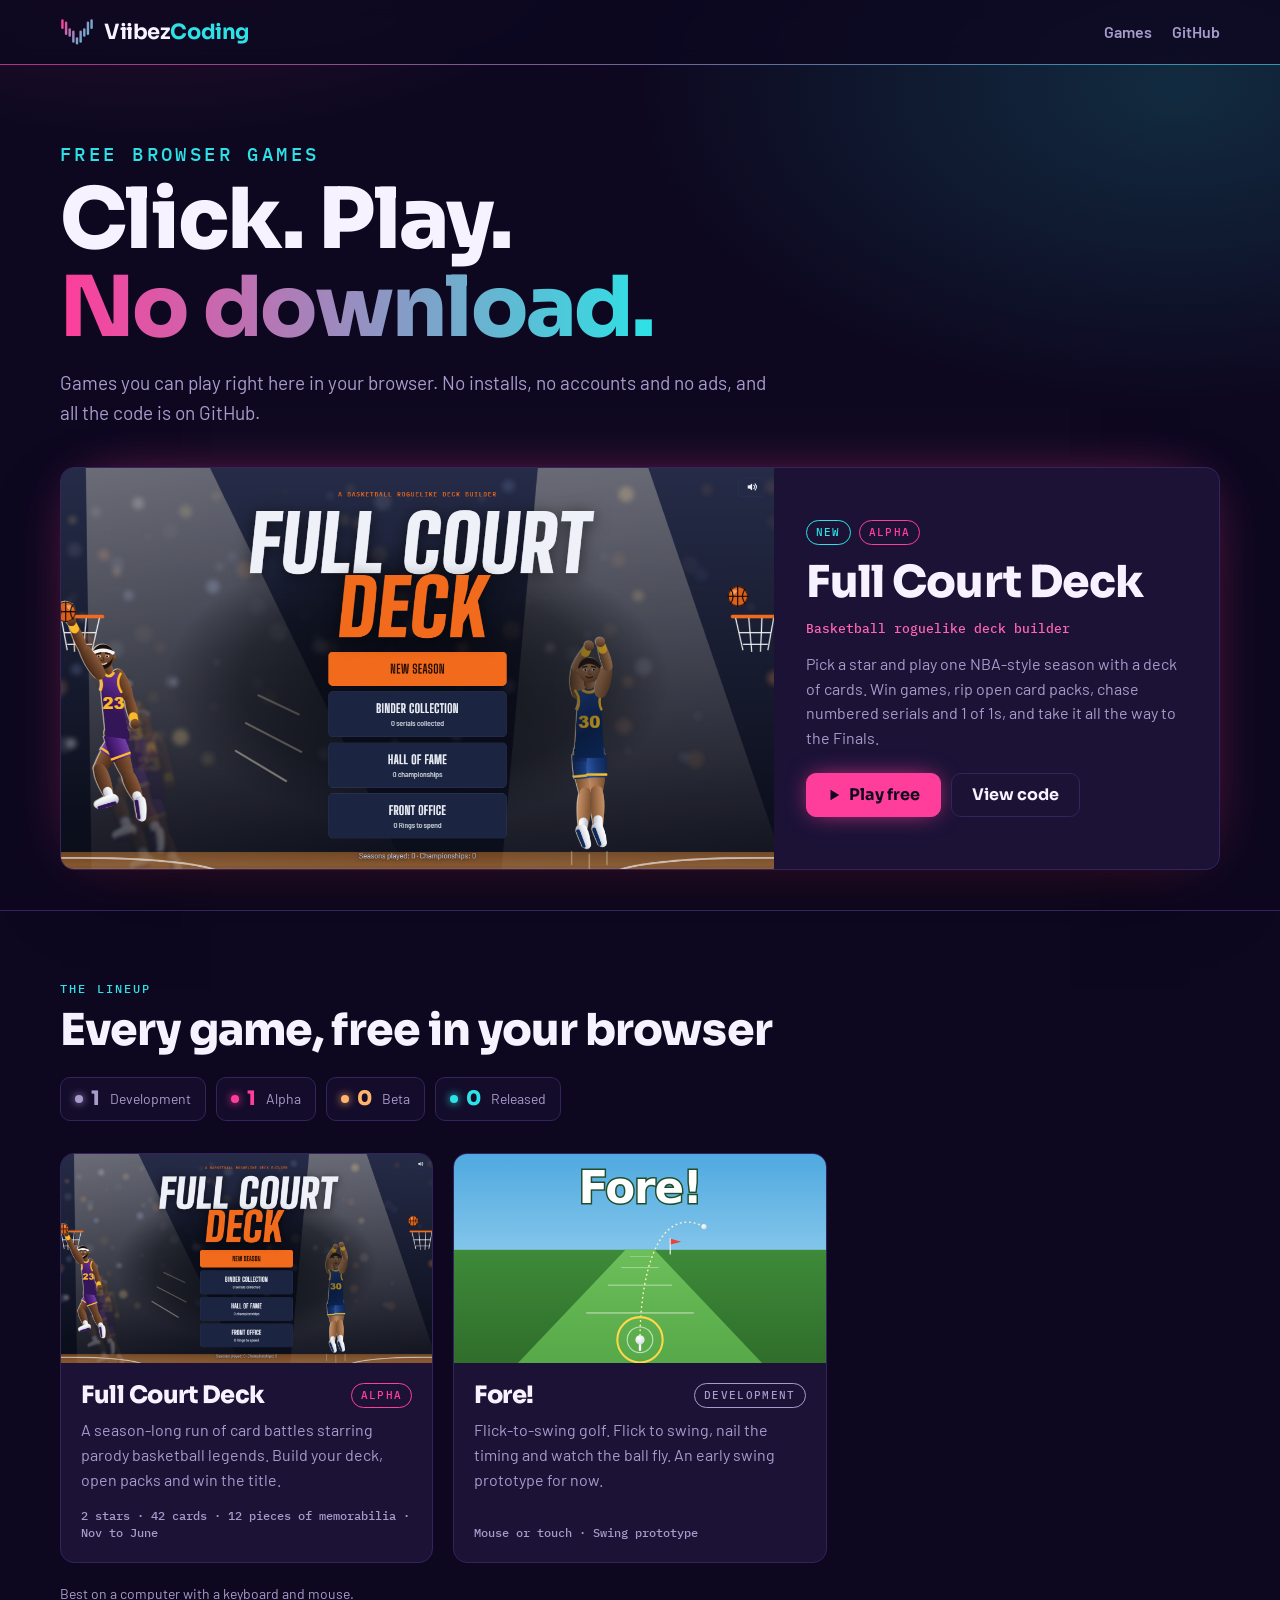
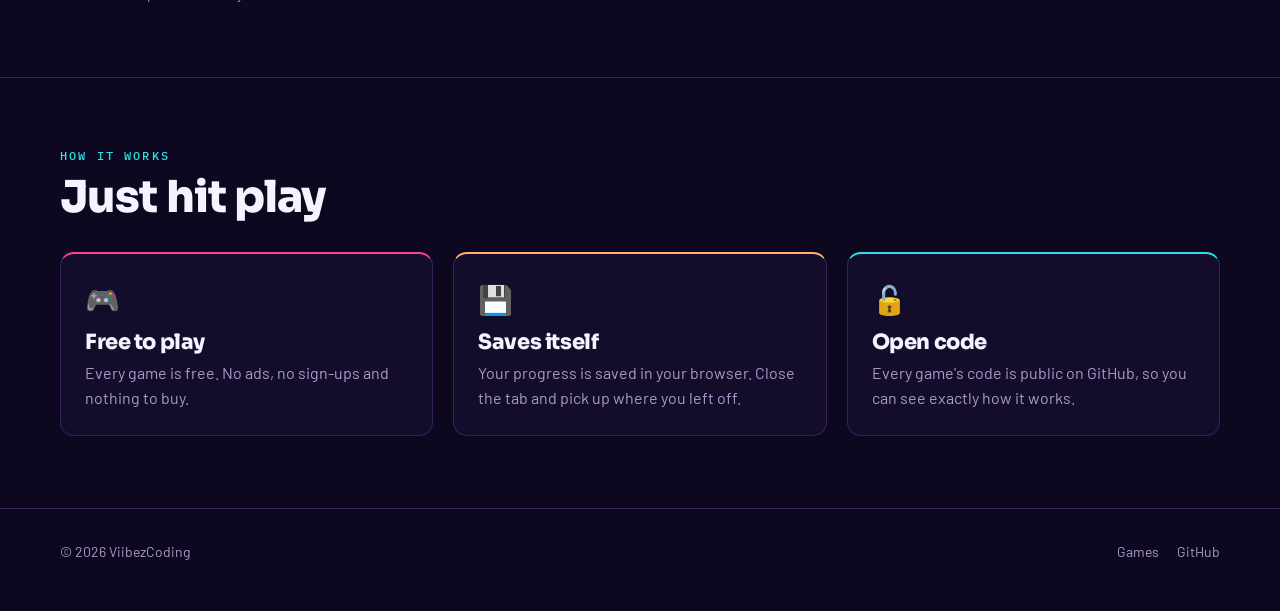
<file: index.html>
<!doctype html>
<html lang="en">
<head>
<meta charset="utf-8">
<meta name="viewport" content="width=device-width, initial-scale=1">
<title>ViibezCoding · Free browser games</title>
<meta name="description" content="Free games you play in your browser. No downloads, no accounts, no ads.">
<meta property="og:type" content="website">
<meta property="og:title" content="ViibezCoding">
<meta property="og:description" content="Free games you play in your browser. No downloads, no accounts, no ads.">
<meta property="og:image" content="https://viibezcoding.github.io/assets/full-court-deck.png">
<meta property="og:url" content="https://viibezcoding.github.io/">
<meta name="twitter:card" content="summary_large_image">
<meta name="theme-color" content="#0D0820">
<link rel="icon" href="assets/favicon.svg" type="image/svg+xml">
<link rel="preconnect" href="https://fonts.googleapis.com">
<link rel="preconnect" href="https://fonts.gstatic.com" crossorigin>
<link rel="stylesheet" href="https://fonts.googleapis.com/css2?family=Sora:wght@600;700;800&family=Barlow:wght@400;500;600;700&family=IBM+Plex+Mono:wght@500&display=swap">
<link rel="stylesheet" href="assets/site.css">
</head>
<body>
<a class="skip" href="#main">Skip to content</a>
<header class="site-head">
  <div class="wrap">
    <a class="logo" href="./" aria-label="ViibezCoding home"><svg class="logo-mark" viewBox="4 8 56 46" width="34" height="28" aria-hidden="true"><defs><linearGradient id="logo-grad" gradientUnits="userSpaceOnUse" x1="6" y1="14" x2="58" y2="54"><stop offset="0" stop-color="#FF3D9A"/><stop offset="1" stop-color="#2DE2E6"/></linearGradient></defs><g fill="url(#logo-grad)"><rect x="6" y="10" width="4" height="16" rx="2"/><rect x="12" y="13.9" width="4" height="22" rx="2"/><rect x="18" y="24.8" width="4" height="14" rx="2"/><rect x="24" y="28.7" width="4" height="20" rx="2"/><rect x="30" y="39.6" width="4" height="12" rx="2"/><rect x="36" y="28.7" width="4" height="20" rx="2"/><rect x="42" y="24.8" width="4" height="14" rx="2"/><rect x="48" y="13.9" width="4" height="22" rx="2"/><rect x="54" y="10" width="4" height="16" rx="2"/></g></svg><b>Viibez<span>Coding</span></b></a>
    <nav class="nav" aria-label="Main">
      <a href="#games">Games</a>
      <a href="https://github.com/ViibezCoding">GitHub</a>
    </nav>
  </div>
</header>

<main id="main">
  <section class="hero">
    <div class="wrap">
      <div class="hero-intro">
        <p class="eyebrow">Free browser games</p>
        <h1>Click. Play. <span class="neon-text">No download.</span></h1>
        <p class="muted">Games you can play right here in your browser. No installs, no accounts and no ads, and all the code is on GitHub.</p>
      </div>

      <article class="spotlight">
        <a class="spotlight-art" href="games/full-court-deck/" aria-label="Play Full Court Deck">
          <img src="assets/full-court-deck.png" alt="Full Court Deck title screen with two basketball players under arena spotlights" width="1280" height="720">
        </a>
        <div class="spotlight-body">
          <div class="meta"><span class="chip new">New</span><span class="chip stage st-alpha">Alpha</span></div>
          <h2>Full Court Deck</h2>
          <p class="genre">Basketball roguelike deck builder</p>
          <p class="muted">Pick a star and play one NBA-style season with a deck of cards. Win games, rip open card packs, chase numbered serials and 1 of 1s, and take it all the way to the Finals.</p>
          <div class="actions">
            <a class="btn btn-primary" href="games/full-court-deck/"><svg viewBox="0 0 16 16" aria-hidden="true"><path fill="currentColor" d="M4 2l10 6-10 6z"/></svg>Play free</a>
            <a class="btn" href="https://github.com/ViibezCoding/full-court-deck">View code</a>
          </div>
        </div>
      </article>
    </div>
  </section>

  <section class="band" id="games">
    <div class="wrap">
      <div class="band-head">
        <div><p class="eyebrow">The lineup</p><h2>Every game, free in your browser</h2></div>
        <ul class="proof stages" aria-label="Games by development stage">
          <li class="st-development"><i aria-hidden="true"></i><b>1</b> Development</li>
          <li class="st-alpha"><i aria-hidden="true"></i><b>1</b> Alpha</li>
          <li class="st-beta"><i aria-hidden="true"></i><b>0</b> Beta</li>
          <li class="st-released"><i aria-hidden="true"></i><b>0</b> Released</li>
        </ul>
      </div>
      <div class="grid">
        <a class="game-card" href="games/full-court-deck/">
          <img src="assets/full-court-deck.png" alt="Full Court Deck title screen" width="1280" height="720" loading="lazy">
          <div class="body">
            <div class="title"><h3>Full Court Deck</h3><span class="chip stage st-alpha">Alpha</span></div>
            <p class="muted">A season-long run of card battles starring parody basketball legends. Build your deck, open packs and win the title.</p>
            <p class="stat">2 stars · 42 cards · 12 pieces of memorabilia · Nov to June</p>
          </div>
        </a>
        <a class="game-card" href="games/fore/">
          <img src="assets/fore.svg" alt="Fore! poster: a golf ball on a tee inside a timing ring, with a shot curving down the range" width="1280" height="720" loading="lazy">
          <div class="body">
            <div class="title"><h3>Fore!</h3><span class="chip stage st-development">Development</span></div>
            <p class="muted">Flick-to-swing golf. Flick to swing, nail the timing and watch the ball fly. An early swing prototype for now.</p>
            <p class="stat">Mouse or touch · Swing prototype</p>
          </div>
        </a>
      </div>
      <p class="muted note">Best on a computer with a keyboard and mouse.</p>
    </div>
  </section>

  <section class="band">
    <div class="wrap">
      <div class="band-head"><div><p class="eyebrow">How it works</p><h2>Just hit play</h2></div></div>
      <div class="features">
        <div class="feature"><div class="icon" aria-hidden="true">🎮</div><h3>Free to play</h3><p class="muted">Every game is free. No ads, no sign-ups and nothing to buy.</p></div>
        <div class="feature"><div class="icon" aria-hidden="true">💾</div><h3>Saves itself</h3><p class="muted">Your progress is saved in your browser. Close the tab and pick up where you left off.</p></div>
        <div class="feature"><div class="icon" aria-hidden="true">🔓</div><h3>Open code</h3><p class="muted">Every game's code is public on GitHub, so you can see exactly how it works.</p></div>
      </div>
    </div>
  </section>
</main>

<footer class="site-foot">
  <div class="wrap">
    <p>© <span id="year">2026</span> ViibezCoding</p>
    <nav aria-label="Footer">
      <a href="#games">Games</a>
      <a href="https://github.com/ViibezCoding">GitHub</a>
    </nav>
  </div>
</footer>
<script>document.getElementById('year').textContent = new Date().getFullYear();</script>
</body>
</html>
</file>
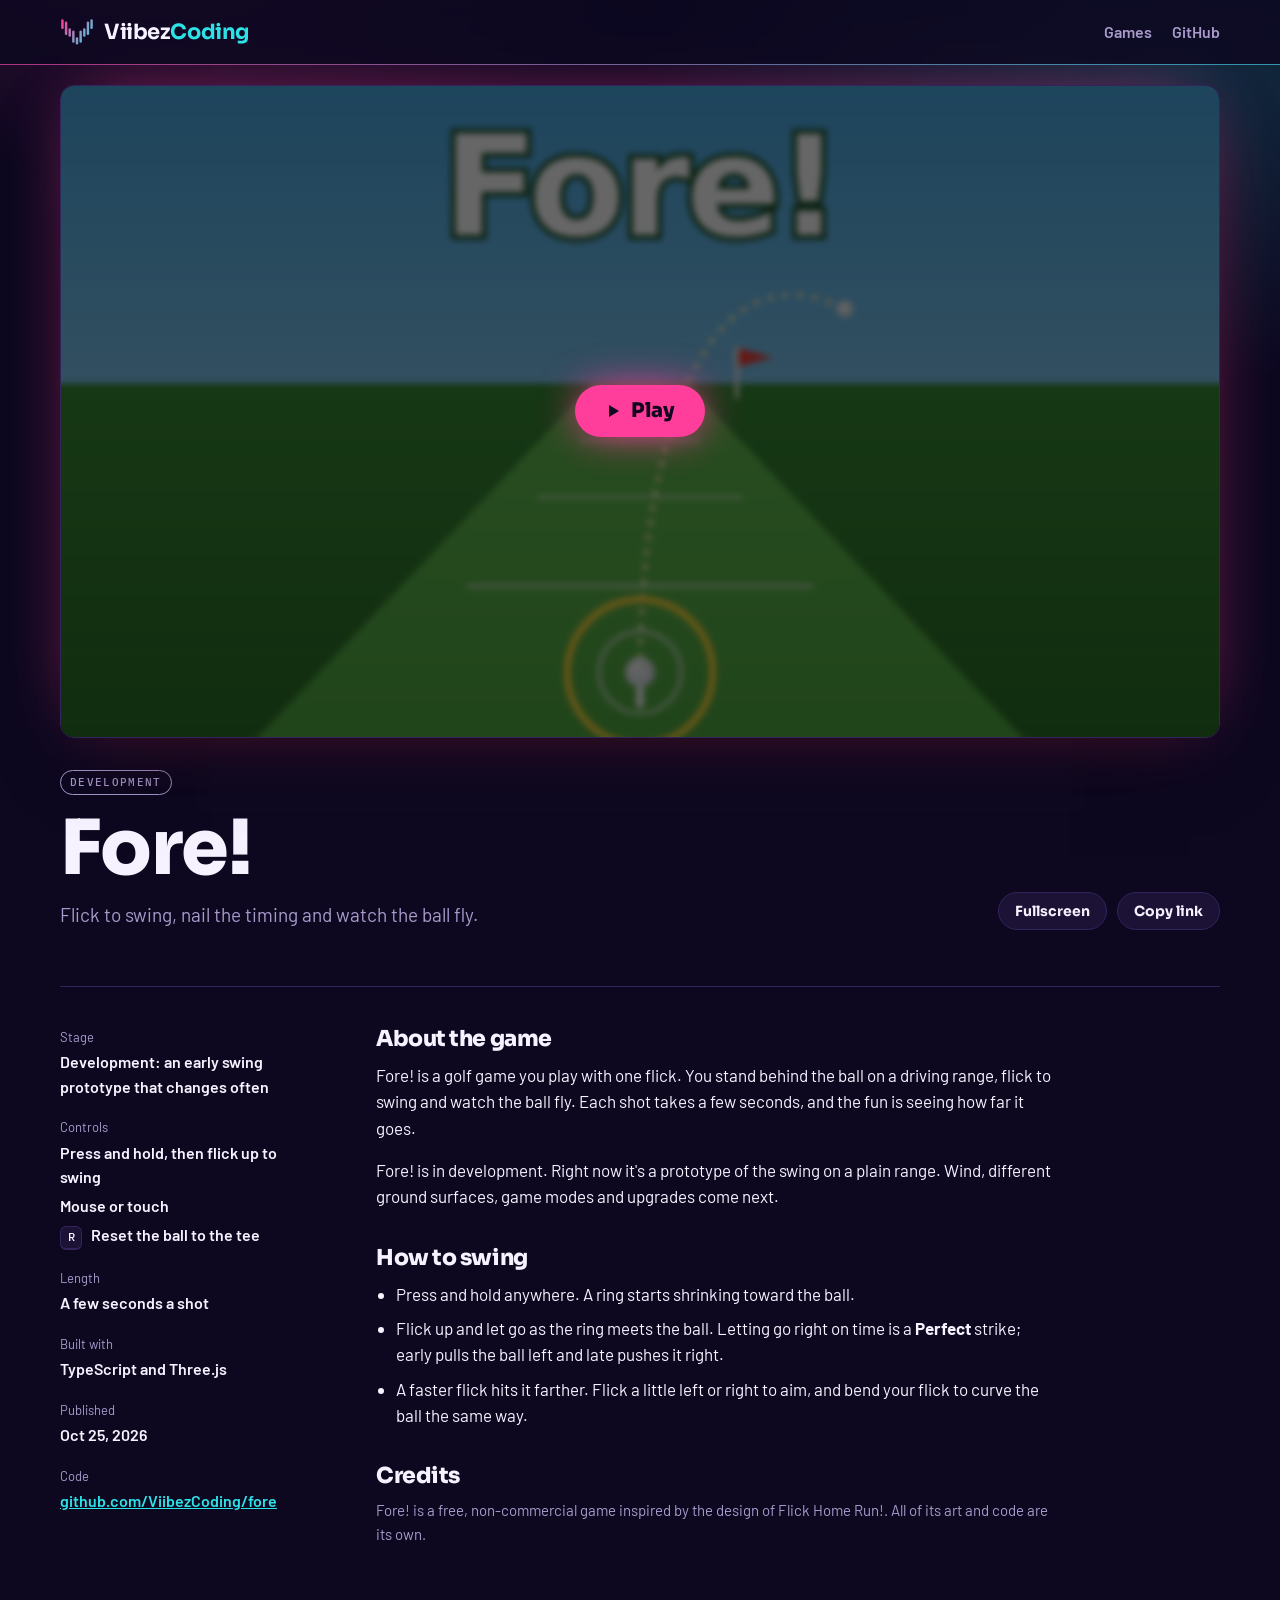
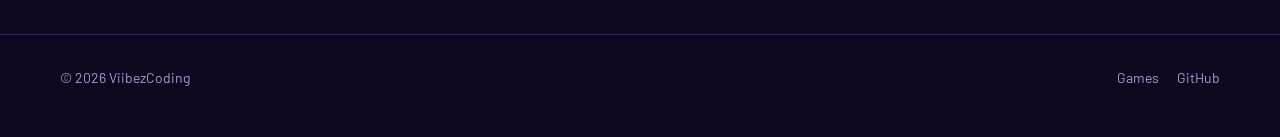
<file: games/fore/index.html>
<!doctype html>
<html lang="en">
<head>
<meta charset="utf-8">
<meta name="viewport" content="width=device-width, initial-scale=1">
<title>Fore! · ViibezCoding</title>
<meta name="description" content="A flick-to-swing golf game. Flick to swing, nail the timing and watch the ball fly. Free in your browser.">
<meta property="og:type" content="website">
<meta property="og:title" content="Fore!">
<meta property="og:description" content="A flick-to-swing golf game. Flick to swing, nail the timing and watch the ball fly. Free in your browser.">
<meta property="og:image" content="https://viibezcoding.github.io/assets/fore.svg">
<meta property="og:url" content="https://viibezcoding.github.io/games/fore/">
<meta name="twitter:card" content="summary_large_image">
<meta name="theme-color" content="#0D0820">
<link rel="icon" href="../../assets/favicon.svg" type="image/svg+xml">
<link rel="preconnect" href="https://fonts.googleapis.com">
<link rel="preconnect" href="https://fonts.gstatic.com" crossorigin>
<link rel="stylesheet" href="https://fonts.googleapis.com/css2?family=Sora:wght@600;700;800&family=Barlow:wght@400;500;600;700&family=IBM+Plex+Mono:wght@500&display=swap">
<link rel="stylesheet" href="../../assets/site.css">
<style>
  .game { padding-block: 20px 88px; }

  /* The player: a poster with a Play button, swapped for the game when clicked */
  .player { position: relative; aspect-ratio: 16 / 9; max-height: 82vh; width: 100%; max-width: 100%; margin-inline: auto; border-radius: var(--radius); overflow: hidden; background: #05030d; border: 1px solid var(--line); box-shadow: 0 30px 80px -30px rgba(0,0,0,.8), 0 0 70px -30px var(--pink); }
  .player img, .player iframe { position: absolute; inset: 0; width: 100%; height: 100%; border: 0; display: block; }
  .player img { object-fit: cover; filter: blur(3px) brightness(.4) saturate(1.1); transform: scale(1.03); transition: filter .25s, transform .4s; }
  .player iframe { background: #0A0E1A; }
  .poster { position: absolute; inset: 0; display: grid; place-items: center; border: 0; padding: 0; background: none; cursor: pointer; color: inherit; font: inherit; }
  .poster:hover img { filter: blur(2px) brightness(.55) saturate(1.15); transform: scale(1.05); }
  .play-big { position: relative; display: inline-flex; align-items: center; gap: 10px; padding: 16px 30px; border-radius: 999px; background: var(--pink); color: #12071f; font: 800 20px/1 var(--display); box-shadow: 0 0 40px -4px var(--pink); transition: transform .15s, background .15s; }
  .play-big svg { width: 16px; height: 16px; }
  .poster:hover .play-big { transform: scale(1.05); background: var(--pink-hi); }
  .player:fullscreen { border-radius: 0; border: 0; max-height: none; aspect-ratio: auto; }

  .title-row { display: flex; flex-wrap: wrap; align-items: end; justify-content: space-between; gap: 20px; margin-top: 32px; }
  .title-row > div { min-width: 0; max-width: 760px; }
  .title-row .meta { display: flex; gap: 8px; margin-bottom: 14px; }
  .title-row h1 { font-size: clamp(40px, 7vw, 76px); }
  .tagline { margin-top: 12px; font-size: 19px; color: var(--muted); }
  .tools { display: flex; flex-wrap: wrap; gap: 10px; }
  .btn-sm { padding: 11px 16px; font-size: 14px; border-radius: 999px; cursor: pointer; color: var(--ink); }

  .details { display: grid; grid-template-columns: 260px minmax(0, 1fr); gap: 56px; margin-top: 56px; padding-top: 40px; border-top: 1px solid var(--line); }
  .facts { margin: 0; display: grid; gap: 18px; align-content: start; }
  .facts dt { font-size: 13px; color: var(--muted); margin-bottom: 3px; }
  .facts dd { margin: 0; font-weight: 600; }
  .facts dd a { color: var(--teal); }
  .keys { display: grid; gap: 4px; font-weight: 500; }
  kbd { display: inline-block; min-width: 22px; padding: 2px 6px; margin-right: 6px; border: 1px solid var(--line); border-bottom-width: 2px; border-radius: 6px; background: var(--panel); font: 500 12px/1.4 var(--mono); text-align: center; color: var(--ink); }

  .prose { max-width: 68ch; font-size: 17px; }
  .prose p + p { margin-top: 16px; }
  .prose h2 { font-size: 22px; margin: 36px 0 12px; }
  .prose h2:first-child { margin-top: 0; }
  .prose ul { margin: 0; padding-left: 20px; display: grid; gap: 8px; }
  .prose strong { color: var(--ink); }
  .prose a { color: var(--teal); }
  .fine { font-size: 15px; color: var(--muted); }

  .toast { position: fixed; left: 50%; bottom: calc(24px + env(safe-area-inset-bottom, 0px)); transform: translate(-50%, 20px); opacity: 0; pointer-events: none; background: var(--panel2); border: 1px solid var(--teal); color: var(--ink); padding: 10px 16px; border-radius: 999px; font-weight: 600; transition: opacity .2s, transform .2s; }
  .toast.show { opacity: 1; transform: translate(-50%, 0); }

  @media (max-width: 860px) {
    .details { grid-template-columns: 1fr; gap: 36px; }
  }
  @media (max-width: 520px) {
    .play-big { padding: 13px 22px; font-size: 17px; }
    .tools { width: 100%; }
    .tools .btn { flex: 1; justify-content: center; }
  }
</style>
</head>
<body>
<a class="skip" href="#main">Skip to content</a>
<header class="site-head">
  <div class="wrap">
    <a class="logo" href="../../" aria-label="ViibezCoding home"><svg class="logo-mark" viewBox="4 8 56 46" width="34" height="28" aria-hidden="true"><defs><linearGradient id="logo-grad" gradientUnits="userSpaceOnUse" x1="6" y1="14" x2="58" y2="54"><stop offset="0" stop-color="#FF3D9A"/><stop offset="1" stop-color="#2DE2E6"/></linearGradient></defs><g fill="url(#logo-grad)"><rect x="6" y="10" width="4" height="16" rx="2"/><rect x="12" y="13.9" width="4" height="22" rx="2"/><rect x="18" y="24.8" width="4" height="14" rx="2"/><rect x="24" y="28.7" width="4" height="20" rx="2"/><rect x="30" y="39.6" width="4" height="12" rx="2"/><rect x="36" y="28.7" width="4" height="20" rx="2"/><rect x="42" y="24.8" width="4" height="14" rx="2"/><rect x="48" y="13.9" width="4" height="22" rx="2"/><rect x="54" y="10" width="4" height="16" rx="2"/></g></svg><b>Viibez<span>Coding</span></b></a>
    <nav class="nav" aria-label="Main">
      <a href="../../#games">Games</a>
      <a href="https://github.com/ViibezCoding">GitHub</a>
    </nav>
  </div>
</header>

<main id="main" class="game">
  <div class="wrap">
    <div class="player" id="stage">
      <button class="poster" id="play" type="button" aria-label="Play Fore!">
        <img src="../../assets/fore.svg" alt="" width="1280" height="720">
        <span class="play-big"><svg viewBox="0 0 16 16" aria-hidden="true"><path fill="currentColor" d="M4 2l10 6-10 6z"/></svg>Play</span>
      </button>
    </div>

    <div class="title-row">
      <div>
        <div class="meta"><span class="chip stage st-development">Development</span></div>
        <h1>Fore!</h1>
        <p class="tagline">Flick to swing, nail the timing and watch the ball fly.</p>
      </div>
      <div class="tools">
        <button class="btn btn-sm" id="fullscreen" type="button">Fullscreen</button>
        <button class="btn btn-sm" id="copy" type="button">Copy link</button>
      </div>
    </div>

    <div class="details">
      <dl class="facts">
        <div><dt>Stage</dt><dd>Development: an early swing prototype that changes often</dd></div>
        <div><dt>Controls</dt><dd class="keys">
          <span>Press and hold, then flick up to swing</span>
          <span>Mouse or touch</span>
          <span><kbd>R</kbd> Reset the ball to the tee</span>
        </dd></div>
        <div><dt>Length</dt><dd>A few seconds a shot</dd></div>
        <div><dt>Built with</dt><dd>TypeScript and Three.js</dd></div>
        <div><dt>Published</dt><dd>Oct 25, 2026</dd></div>
        <div><dt>Code</dt><dd><a href="https://github.com/ViibezCoding/fore">github.com/ViibezCoding/fore</a></dd></div>
      </dl>

      <div class="prose">
        <h2>About the game</h2>
        <p>Fore! is a golf game you play with one flick. You stand behind the ball on a driving range, flick to swing and watch the ball fly. Each shot takes a few seconds, and the fun is seeing how far it goes.</p>
        <p>Fore! is in development. Right now it's a prototype of the swing on a plain range. Wind, different ground surfaces, game modes and upgrades come next.</p>

        <h2>How to swing</h2>
        <ul>
          <li>Press and hold anywhere. A ring starts shrinking toward the ball.</li>
          <li>Flick up and let go as the ring meets the ball. Letting go right on time is a <strong>Perfect</strong> strike; early pulls the ball left and late pushes it right.</li>
          <li>A faster flick hits it farther. Flick a little left or right to aim, and bend your flick to curve the ball the same way.</li>
        </ul>

        <h2>Credits</h2>
        <p class="fine">Fore! is a free, non-commercial game inspired by the design of Flick Home Run!. All of its art and code are its own.</p>
      </div>
    </div>
  </div>
</main>

<footer class="site-foot">
  <div class="wrap">
    <p>© <span id="year">2026</span> ViibezCoding</p>
    <nav aria-label="Footer">
      <a href="../../#games">Games</a>
      <a href="https://github.com/ViibezCoding">GitHub</a>
    </nav>
  </div>
</footer>
<div class="toast" id="toast" role="status" aria-live="polite"></div>
<script>
  const GAME_URL = 'https://viibezcoding.github.io/fore/';
  const stage = document.getElementById('stage');
  const toast = document.getElementById('toast');
  document.getElementById('year').textContent = new Date().getFullYear();

  function say(msg) {
    toast.textContent = msg;
    toast.classList.add('show');
    clearTimeout(say.t);
    say.t = setTimeout(() => toast.classList.remove('show'), 1800);
  }

  // Load the game only when the player asks for it
  function start() {
    if (stage.querySelector('iframe')) return;
    const frame = document.createElement('iframe');
    frame.src = GAME_URL;
    frame.title = 'Fore!';
    frame.allow = 'fullscreen; autoplay';
    frame.addEventListener('load', () => frame.focus());
    stage.replaceChildren(frame);
  }
  document.getElementById('play').addEventListener('click', start);

  document.getElementById('fullscreen').addEventListener('click', () => {
    start();
    if (stage.requestFullscreen) stage.requestFullscreen().catch(() => window.open(GAME_URL, '_blank'));
    else window.open(GAME_URL, '_blank');
  });

  document.getElementById('copy').addEventListener('click', () => {
    const url = 'https://viibezcoding.github.io/games/fore/';
    if (navigator.clipboard) navigator.clipboard.writeText(url).then(() => say('Link copied'), () => say(url));
    else say(url);
  });
</script>
</body>
</html>
</file>
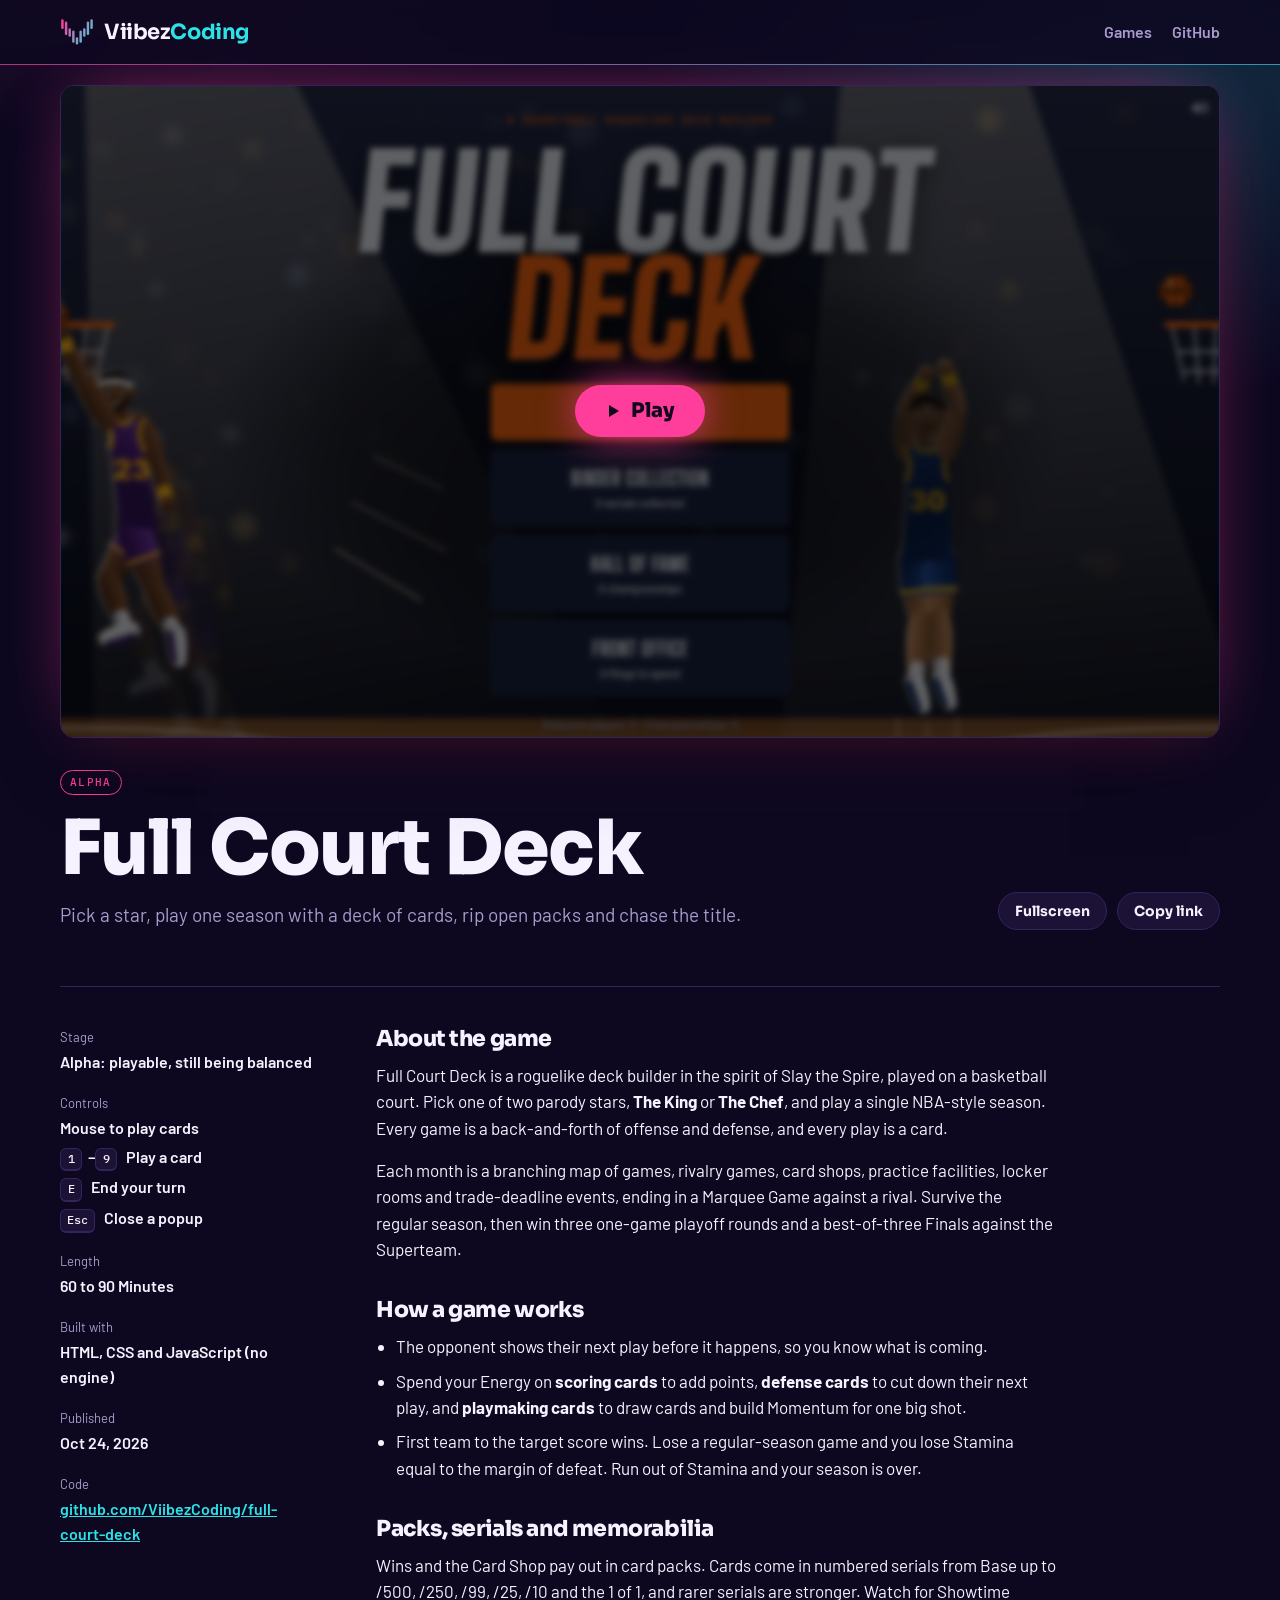
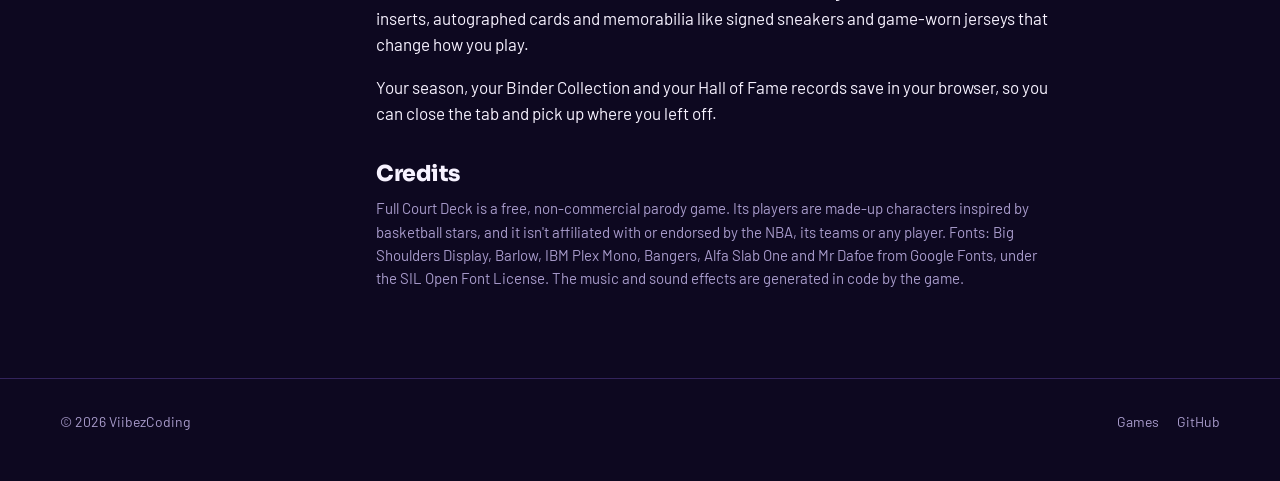
<file: games/full-court-deck/index.html>
<!doctype html>
<html lang="en">
<head>
<meta charset="utf-8">
<meta name="viewport" content="width=device-width, initial-scale=1">
<title>Full Court Deck · ViibezCoding</title>
<meta name="description" content="A basketball roguelike deck builder. Pick a star, play one season with a deck of cards, open packs and win the Finals. Free in your browser.">
<meta property="og:type" content="website">
<meta property="og:title" content="Full Court Deck">
<meta property="og:description" content="A basketball roguelike deck builder. Pick a star, play one season with a deck of cards, open packs and win the Finals. Free in your browser.">
<meta property="og:image" content="https://viibezcoding.github.io/assets/full-court-deck.png">
<meta property="og:url" content="https://viibezcoding.github.io/games/full-court-deck/">
<meta name="twitter:card" content="summary_large_image">
<meta name="theme-color" content="#0D0820">
<link rel="icon" href="../../assets/favicon.svg" type="image/svg+xml">
<link rel="preconnect" href="https://fonts.googleapis.com">
<link rel="preconnect" href="https://fonts.gstatic.com" crossorigin>
<link rel="stylesheet" href="https://fonts.googleapis.com/css2?family=Sora:wght@600;700;800&family=Barlow:wght@400;500;600;700&family=IBM+Plex+Mono:wght@500&display=swap">
<link rel="stylesheet" href="../../assets/site.css">
<style>
  .game { padding-block: 20px 88px; }

  /* The player: a poster with a Play button, swapped for the game when clicked */
  .player { position: relative; aspect-ratio: 16 / 9; max-height: 82vh; width: 100%; max-width: 100%; margin-inline: auto; border-radius: var(--radius); overflow: hidden; background: #05030d; border: 1px solid var(--line); box-shadow: 0 30px 80px -30px rgba(0,0,0,.8), 0 0 70px -30px var(--pink); }
  .player img, .player iframe { position: absolute; inset: 0; width: 100%; height: 100%; border: 0; display: block; }
  .player img { object-fit: cover; filter: blur(3px) brightness(.4) saturate(1.1); transform: scale(1.03); transition: filter .25s, transform .4s; }
  .player iframe { background: #0A0E1A; }
  .poster { position: absolute; inset: 0; display: grid; place-items: center; border: 0; padding: 0; background: none; cursor: pointer; color: inherit; font: inherit; }
  .poster:hover img { filter: blur(2px) brightness(.55) saturate(1.15); transform: scale(1.05); }
  .play-big { position: relative; display: inline-flex; align-items: center; gap: 10px; padding: 16px 30px; border-radius: 999px; background: var(--pink); color: #12071f; font: 800 20px/1 var(--display); box-shadow: 0 0 40px -4px var(--pink); transition: transform .15s, background .15s; }
  .play-big svg { width: 16px; height: 16px; }
  .poster:hover .play-big { transform: scale(1.05); background: var(--pink-hi); }
  .player:fullscreen { border-radius: 0; border: 0; max-height: none; aspect-ratio: auto; }

  .title-row { display: flex; flex-wrap: wrap; align-items: end; justify-content: space-between; gap: 20px; margin-top: 32px; }
  .title-row > div { min-width: 0; max-width: 760px; }
  .title-row .meta { display: flex; gap: 8px; margin-bottom: 14px; }
  .title-row h1 { font-size: clamp(40px, 7vw, 76px); }
  .tagline { margin-top: 12px; font-size: 19px; color: var(--muted); }
  .tools { display: flex; flex-wrap: wrap; gap: 10px; }
  .btn-sm { padding: 11px 16px; font-size: 14px; border-radius: 999px; cursor: pointer; color: var(--ink); }

  .details { display: grid; grid-template-columns: 260px minmax(0, 1fr); gap: 56px; margin-top: 56px; padding-top: 40px; border-top: 1px solid var(--line); }
  .facts { margin: 0; display: grid; gap: 18px; align-content: start; }
  .facts dt { font-size: 13px; color: var(--muted); margin-bottom: 3px; }
  .facts dd { margin: 0; font-weight: 600; }
  .facts dd a { color: var(--teal); }
  .keys { display: grid; gap: 4px; font-weight: 500; }
  kbd { display: inline-block; min-width: 22px; padding: 2px 6px; margin-right: 6px; border: 1px solid var(--line); border-bottom-width: 2px; border-radius: 6px; background: var(--panel); font: 500 12px/1.4 var(--mono); text-align: center; color: var(--ink); }

  .prose { max-width: 68ch; font-size: 17px; }
  .prose p + p { margin-top: 16px; }
  .prose h2 { font-size: 22px; margin: 36px 0 12px; }
  .prose h2:first-child { margin-top: 0; }
  .prose ul { margin: 0; padding-left: 20px; display: grid; gap: 8px; }
  .prose strong { color: var(--ink); }
  .prose a { color: var(--teal); }
  .fine { font-size: 15px; color: var(--muted); }

  .toast { position: fixed; left: 50%; bottom: calc(24px + env(safe-area-inset-bottom, 0px)); transform: translate(-50%, 20px); opacity: 0; pointer-events: none; background: var(--panel2); border: 1px solid var(--teal); color: var(--ink); padding: 10px 16px; border-radius: 999px; font-weight: 600; transition: opacity .2s, transform .2s; }
  .toast.show { opacity: 1; transform: translate(-50%, 0); }

  @media (max-width: 860px) {
    .details { grid-template-columns: 1fr; gap: 36px; }
  }
  @media (max-width: 520px) {
    .play-big { padding: 13px 22px; font-size: 17px; }
    .tools { width: 100%; }
    .tools .btn { flex: 1; justify-content: center; }
  }
</style>
</head>
<body>
<a class="skip" href="#main">Skip to content</a>
<header class="site-head">
  <div class="wrap">
    <a class="logo" href="../../" aria-label="ViibezCoding home"><svg class="logo-mark" viewBox="4 8 56 46" width="34" height="28" aria-hidden="true"><defs><linearGradient id="logo-grad" gradientUnits="userSpaceOnUse" x1="6" y1="14" x2="58" y2="54"><stop offset="0" stop-color="#FF3D9A"/><stop offset="1" stop-color="#2DE2E6"/></linearGradient></defs><g fill="url(#logo-grad)"><rect x="6" y="10" width="4" height="16" rx="2"/><rect x="12" y="13.9" width="4" height="22" rx="2"/><rect x="18" y="24.8" width="4" height="14" rx="2"/><rect x="24" y="28.7" width="4" height="20" rx="2"/><rect x="30" y="39.6" width="4" height="12" rx="2"/><rect x="36" y="28.7" width="4" height="20" rx="2"/><rect x="42" y="24.8" width="4" height="14" rx="2"/><rect x="48" y="13.9" width="4" height="22" rx="2"/><rect x="54" y="10" width="4" height="16" rx="2"/></g></svg><b>Viibez<span>Coding</span></b></a>
    <nav class="nav" aria-label="Main">
      <a href="../../#games">Games</a>
      <a href="https://github.com/ViibezCoding">GitHub</a>
    </nav>
  </div>
</header>

<main id="main" class="game">
  <div class="wrap">
    <div class="player" id="stage">
      <button class="poster" id="play" type="button" aria-label="Play Full Court Deck">
        <img src="../../assets/full-court-deck.png" alt="" width="1280" height="720">
        <span class="play-big"><svg viewBox="0 0 16 16" aria-hidden="true"><path fill="currentColor" d="M4 2l10 6-10 6z"/></svg>Play</span>
      </button>
    </div>

    <div class="title-row">
      <div>
        <div class="meta"><span class="chip stage st-alpha">Alpha</span></div>
        <h1>Full Court Deck</h1>
        <p class="tagline">Pick a star, play one season with a deck of cards, rip open packs and chase the title.</p>
      </div>
      <div class="tools">
        <button class="btn btn-sm" id="fullscreen" type="button">Fullscreen</button>
        <button class="btn btn-sm" id="copy" type="button">Copy link</button>
      </div>
    </div>

    <div class="details">
      <dl class="facts">
        <div><dt>Stage</dt><dd>Alpha: playable, still being balanced</dd></div>
        <div><dt>Controls</dt><dd class="keys">
          <span>Mouse to play cards</span>
          <span><kbd>1</kbd>–<kbd>9</kbd> Play a card</span>
          <span><kbd>E</kbd> End your turn</span>
          <span><kbd>Esc</kbd> Close a popup</span>
        </dd></div>
        <div><dt>Length</dt><dd>60 to 90 Minutes</dd></div>
        <div><dt>Built with</dt><dd>HTML, CSS and JavaScript (no engine)</dd></div>
        <div><dt>Published</dt><dd>Oct 24, 2026</dd></div>
        <div><dt>Code</dt><dd><a href="https://github.com/ViibezCoding/full-court-deck">github.com/ViibezCoding/full-court-deck</a></dd></div>
      </dl>

      <div class="prose">
        <h2>About the game</h2>
        <p>Full Court Deck is a roguelike deck builder in the spirit of Slay the Spire, played on a basketball court. Pick one of two parody stars, <strong>The King</strong> or <strong>The Chef</strong>, and play a single NBA-style season. Every game is a back-and-forth of offense and defense, and every play is a card.</p>
        <p>Each month is a branching map of games, rivalry games, card shops, practice facilities, locker rooms and trade-deadline events, ending in a Marquee Game against a rival. Survive the regular season, then win three one-game playoff rounds and a best-of-three Finals against the Superteam.</p>

        <h2>How a game works</h2>
        <ul>
          <li>The opponent shows their next play before it happens, so you know what is coming.</li>
          <li>Spend your Energy on <strong>scoring cards</strong> to add points, <strong>defense cards</strong> to cut down their next play, and <strong>playmaking cards</strong> to draw cards and build Momentum for one big shot.</li>
          <li>First team to the target score wins. Lose a regular-season game and you lose Stamina equal to the margin of defeat. Run out of Stamina and your season is over.</li>
        </ul>

        <h2>Packs, serials and memorabilia</h2>
        <p>Wins and the Card Shop pay out in card packs. Cards come in numbered serials from Base up to /500, /250, /99, /25, /10 and the 1 of 1, and rarer serials are stronger. Watch for Showtime inserts, autographed cards and memorabilia like signed sneakers and game-worn jerseys that change how you play.</p>
        <p>Your season, your Binder Collection and your Hall of Fame records save in your browser, so you can close the tab and pick up where you left off.</p>

        <h2>Credits</h2>
        <p class="fine">Full Court Deck is a free, non-commercial parody game. Its players are made-up characters inspired by basketball stars, and it isn't affiliated with or endorsed by the NBA, its teams or any player. Fonts: Big Shoulders Display, Barlow, IBM Plex Mono, Bangers, Alfa Slab One and Mr Dafoe from Google Fonts, under the SIL Open Font License. The music and sound effects are generated in code by the game.</p>
      </div>
    </div>
  </div>
</main>

<footer class="site-foot">
  <div class="wrap">
    <p>© <span id="year">2026</span> ViibezCoding</p>
    <nav aria-label="Footer">
      <a href="../../#games">Games</a>
      <a href="https://github.com/ViibezCoding">GitHub</a>
    </nav>
  </div>
</footer>
<div class="toast" id="toast" role="status" aria-live="polite"></div>
<script>
  const GAME_URL = 'https://viibezcoding.github.io/full-court-deck/';
  const stage = document.getElementById('stage');
  const toast = document.getElementById('toast');
  document.getElementById('year').textContent = new Date().getFullYear();

  function say(msg) {
    toast.textContent = msg;
    toast.classList.add('show');
    clearTimeout(say.t);
    say.t = setTimeout(() => toast.classList.remove('show'), 1800);
  }

  // Load the game only when the player asks for it
  function start() {
    if (stage.querySelector('iframe')) return;
    const frame = document.createElement('iframe');
    frame.src = GAME_URL;
    frame.title = 'Full Court Deck';
    frame.allow = 'fullscreen; autoplay';
    frame.addEventListener('load', () => frame.focus());
    stage.replaceChildren(frame);
  }
  document.getElementById('play').addEventListener('click', start);

  document.getElementById('fullscreen').addEventListener('click', () => {
    start();
    if (stage.requestFullscreen) stage.requestFullscreen().catch(() => window.open(GAME_URL, '_blank'));
    else window.open(GAME_URL, '_blank');
  });

  document.getElementById('copy').addEventListener('click', () => {
    const url = 'https://viibezcoding.github.io/games/full-court-deck/';
    if (navigator.clipboard) navigator.clipboard.writeText(url).then(() => say('Link copied'), () => say(url));
    else say(url);
  });
</script>
</body>
</html>
</file>
<file: assets/site.css>
/* Miami Vice: purple night sky, hot pink neon, aqua teal */
:root {
  --bg: #0D0820;
  --bg2: #140C2B;
  --panel: #1B1236;
  --panel2: #241848;
  --line: #33245C;
  --ink: #F7F2FF;
  --muted: #A89BCB;
  --pink: #FF3D9A;
  --pink-hi: #FF66B2;
  --teal: #2DE2E6;
  --sunset: #FFB36B;
  --neon: linear-gradient(90deg, var(--pink), var(--teal));
  --display: "Sora", "Segoe UI", system-ui, sans-serif;
  --body: "Barlow", "Segoe UI", system-ui, sans-serif;
  --mono: "IBM Plex Mono", Consolas, ui-monospace, monospace;
  --radius: 14px;
}
* { box-sizing: border-box; }
html { scroll-behavior: smooth; }
@media (prefers-reduced-motion: reduce) { html { scroll-behavior: auto; } * { transition: none !important; } }
body {
  margin: 0;
  background:
    radial-gradient(900px 520px at 12% -8%, rgba(255, 61, 154, .22) 0%, transparent 60%),
    radial-gradient(900px 520px at 92% 4%, rgba(45, 226, 230, .16) 0%, transparent 60%),
    var(--bg);
  color: var(--ink);
  font: 16px/1.55 var(--body);
  -webkit-font-smoothing: antialiased;
}
img { display: block; max-width: 100%; height: auto; }
a { color: inherit; }
h1, h2, h3 { font-family: var(--display); font-weight: 800; line-height: 1.05; margin: 0; letter-spacing: -.02em; text-wrap: balance; }
p { margin: 0; }
.wrap { width: min(1160px, 100% - 32px); margin-inline: auto; }
.muted { color: var(--muted); }
.eyebrow { font: 500 12px/1 var(--mono); letter-spacing: .18em; text-transform: uppercase; color: var(--teal); margin-bottom: 12px; }
.neon-text { background: var(--neon); -webkit-background-clip: text; background-clip: text; color: transparent; }
.skip { position: absolute; left: -9999px; }
.skip:focus { left: 16px; top: 16px; z-index: 10; background: var(--pink); color: #12071f; padding: 8px 12px; border-radius: 8px; }
:focus-visible { outline: 2px solid var(--teal); outline-offset: 3px; }

/* Header */
.site-head { position: sticky; top: 0; z-index: 5; background: rgba(13,8,32,.82); backdrop-filter: blur(10px); border-bottom: 1px solid var(--line); }
.site-head::after { content: ""; position: absolute; left: 0; right: 0; bottom: -1px; height: 1px; background: var(--neon); opacity: .6; }
.site-head .wrap { display: flex; align-items: center; gap: 24px; height: 64px; }
.logo { display: flex; align-items: center; gap: 10px; text-decoration: none; font: 800 21px/1 var(--display); letter-spacing: -.02em; }
.logo-mark { width: 34px; height: 28px; overflow: visible; }
.logo span { color: var(--teal); }
/* Hover: the bars bounce like an equalizer, each a beat behind the last */
.logo-mark rect { transform-box: fill-box; transform-origin: center; }
.logo:hover .logo-mark rect, .logo:focus-visible .logo-mark rect { animation: eq .7s ease-in-out infinite; }
.logo-mark rect:nth-child(2) { animation-delay: -.08s; }
.logo-mark rect:nth-child(3) { animation-delay: -.16s; }
.logo-mark rect:nth-child(4) { animation-delay: -.24s; }
.logo-mark rect:nth-child(5) { animation-delay: -.32s; }
.logo-mark rect:nth-child(6) { animation-delay: -.40s; }
.logo-mark rect:nth-child(7) { animation-delay: -.48s; }
.logo-mark rect:nth-child(8) { animation-delay: -.56s; }
.logo-mark rect:nth-child(9) { animation-delay: -.64s; }
@keyframes eq { 0%, 100% { transform: scaleY(1); } 50% { transform: scaleY(.45); } }
.logo:hover .logo-mark { filter: drop-shadow(0 0 6px rgba(255, 61, 154, .55)); }
@media (prefers-reduced-motion: reduce) { .logo:hover .logo-mark rect, .logo:focus-visible .logo-mark rect { animation: none; } }
.nav { display: flex; gap: 20px; margin-left: auto; }
.nav a { text-decoration: none; color: var(--muted); font-weight: 600; }
.nav a:hover { color: var(--ink); }

/* Buttons */
.btn { display: inline-flex; align-items: center; gap: 8px; padding: 13px 20px; border-radius: 10px; font: 700 16px/1 var(--display); text-decoration: none; border: 1px solid var(--line); background: var(--panel); transition: background .15s, border-color .15s, transform .15s, box-shadow .15s; }
.btn:hover { border-color: var(--teal); transform: translateY(-1px); }
.btn svg { width: 14px; height: 14px; }
.btn-primary { background: var(--pink); border-color: var(--pink); color: #12071f; box-shadow: 0 0 24px -6px var(--pink); }
.btn-primary:hover { background: var(--pink-hi); border-color: var(--pink-hi); box-shadow: 0 0 30px -4px var(--pink); }

.chip { display: inline-block; font: 500 11px/1 var(--mono); letter-spacing: .12em; text-transform: uppercase; padding: 6px 9px; border-radius: 999px; border: 1px solid currentColor; }
.chip.dev { color: var(--sunset); }
.chip.new { color: var(--teal); }

/* Hero */
.hero { padding: 64px 0 40px; }
.hero-intro { max-width: 720px; margin-bottom: 40px; }
.hero-intro h1 { font-size: clamp(42px, 7.5vw, 84px); }
.hero-intro p { font-size: 19px; margin-top: 16px; }

.spotlight { display: grid; grid-template-columns: 1.6fr 1fr; background: var(--panel); border: 1px solid var(--line); border-radius: var(--radius); overflow: hidden; box-shadow: 0 30px 80px -30px rgba(0,0,0,.8), 0 0 60px -30px var(--pink); }
.spotlight-art { position: relative; display: block; aspect-ratio: 16 / 9; overflow: hidden; }
.spotlight-art img { width: 100%; height: 100%; object-fit: cover; transition: transform .4s; }
.spotlight-art:hover img { transform: scale(1.03); }
.spotlight-body { padding: 32px; display: flex; flex-direction: column; gap: 14px; justify-content: center; }
.spotlight-body .meta { display: flex; gap: 8px; }
.spotlight-body h2 { font-size: clamp(32px, 4vw, 44px); }
.spotlight-body .genre { font: 500 13px/1.4 var(--mono); color: var(--pink-hi); }
.spotlight-body .actions { display: flex; flex-wrap: wrap; gap: 10px; margin-top: 8px; }

/* Bands */
.band { padding: 72px 0; border-top: 1px solid var(--line); }
.band-head { display: flex; flex-wrap: wrap; align-items: end; justify-content: space-between; gap: 24px; margin-bottom: 32px; }
.band-head h2 { font-size: clamp(30px, 4.2vw, 44px); }
.proof { list-style: none; display: flex; flex-wrap: wrap; gap: 10px; padding: 0; margin: 0; }
.proof li { background: var(--bg2); border: 1px solid var(--line); border-radius: 10px; padding: 10px 14px; color: var(--muted); font-size: 14px; }
.proof b { color: var(--ink); font: 800 20px/1 var(--display); margin-right: 4px; }
/* Development stages, in order. Each stage has one color, used by its counter and its chips. */
.st-development { --stage: var(--muted); }
.st-alpha { --stage: var(--pink); }
.st-beta { --stage: var(--sunset); }
.st-released { --stage: var(--teal); }
.stages li { display: flex; align-items: center; gap: 6px; }
.stages i { width: 8px; height: 8px; border-radius: 50%; background: var(--stage); box-shadow: 0 0 8px var(--stage); margin-right: 2px; }
.stages b { color: var(--stage); }
.chip.stage { color: var(--stage); }

/* Game grid */
.grid { display: grid; grid-template-columns: repeat(auto-fill, minmax(300px, 1fr)); gap: 20px; }
.game-card { display: flex; flex-direction: column; text-decoration: none; background: var(--panel); border: 1px solid var(--line); border-radius: var(--radius); overflow: hidden; transition: border-color .15s, transform .15s; }
.game-card:hover { border-color: var(--pink); transform: translateY(-3px); box-shadow: 0 0 40px -16px var(--pink); }
.game-card img { aspect-ratio: 16 / 9; object-fit: cover; width: 100%; }
.game-card .body { padding: 20px; display: flex; flex-direction: column; gap: 10px; flex: 1; }
.game-card .title { display: flex; align-items: center; justify-content: space-between; gap: 10px; }
.game-card h3 { font-size: 24px; }
.game-card .stat { margin-top: auto; padding-top: 6px; font: 500 12px/1.4 var(--mono); color: var(--muted); }
.game-card.soon { border-style: dashed; background: transparent; align-items: center; justify-content: center; text-align: center; min-height: 260px; padding: 24px; }
.game-card.soon:hover { transform: none; border-color: var(--line); box-shadow: none; }
.game-card img.soon-ball { width: 64px; height: 52px; aspect-ratio: auto; margin-bottom: 14px; opacity: .6; }
.game-card.soon h3 { font-size: 22px; color: var(--muted); }
.note { margin-top: 20px; font-size: 14px; }

/* Features */
.features { display: grid; grid-template-columns: repeat(3, 1fr); gap: 20px; }
.feature { background: var(--bg2); border: 1px solid var(--line); border-radius: var(--radius); padding: 24px; }
.feature .icon { font-size: 28px; margin-bottom: 10px; }
.feature h3 { font-size: 21px; margin-bottom: 8px; }
.feature:nth-child(1) { border-top: 2px solid var(--pink); }
.feature:nth-child(2) { border-top: 2px solid var(--sunset); }
.feature:nth-child(3) { border-top: 2px solid var(--teal); }

/* Footer */
.site-foot { border-top: 1px solid var(--line); padding: 32px 0 48px; font-size: 14px; color: var(--muted); }
.site-foot .wrap { display: flex; flex-wrap: wrap; align-items: center; justify-content: space-between; gap: 16px; }
.site-foot nav { display: flex; gap: 18px; }
.site-foot a { text-decoration: none; }
.site-foot a:hover { color: var(--ink); }

@media (max-width: 860px) {
  .spotlight { grid-template-columns: 1fr; }
  .spotlight-body { padding: 24px; }
  .features { grid-template-columns: 1fr; }
}
@media (max-width: 520px) {
  .hero { padding-top: 40px; }
  .nav { gap: 14px; }
  .logo { font-size: 18px; }
  .grid { grid-template-columns: 1fr; }
  .spotlight-body .actions .btn { flex: 1; justify-content: center; }
}
</file>
